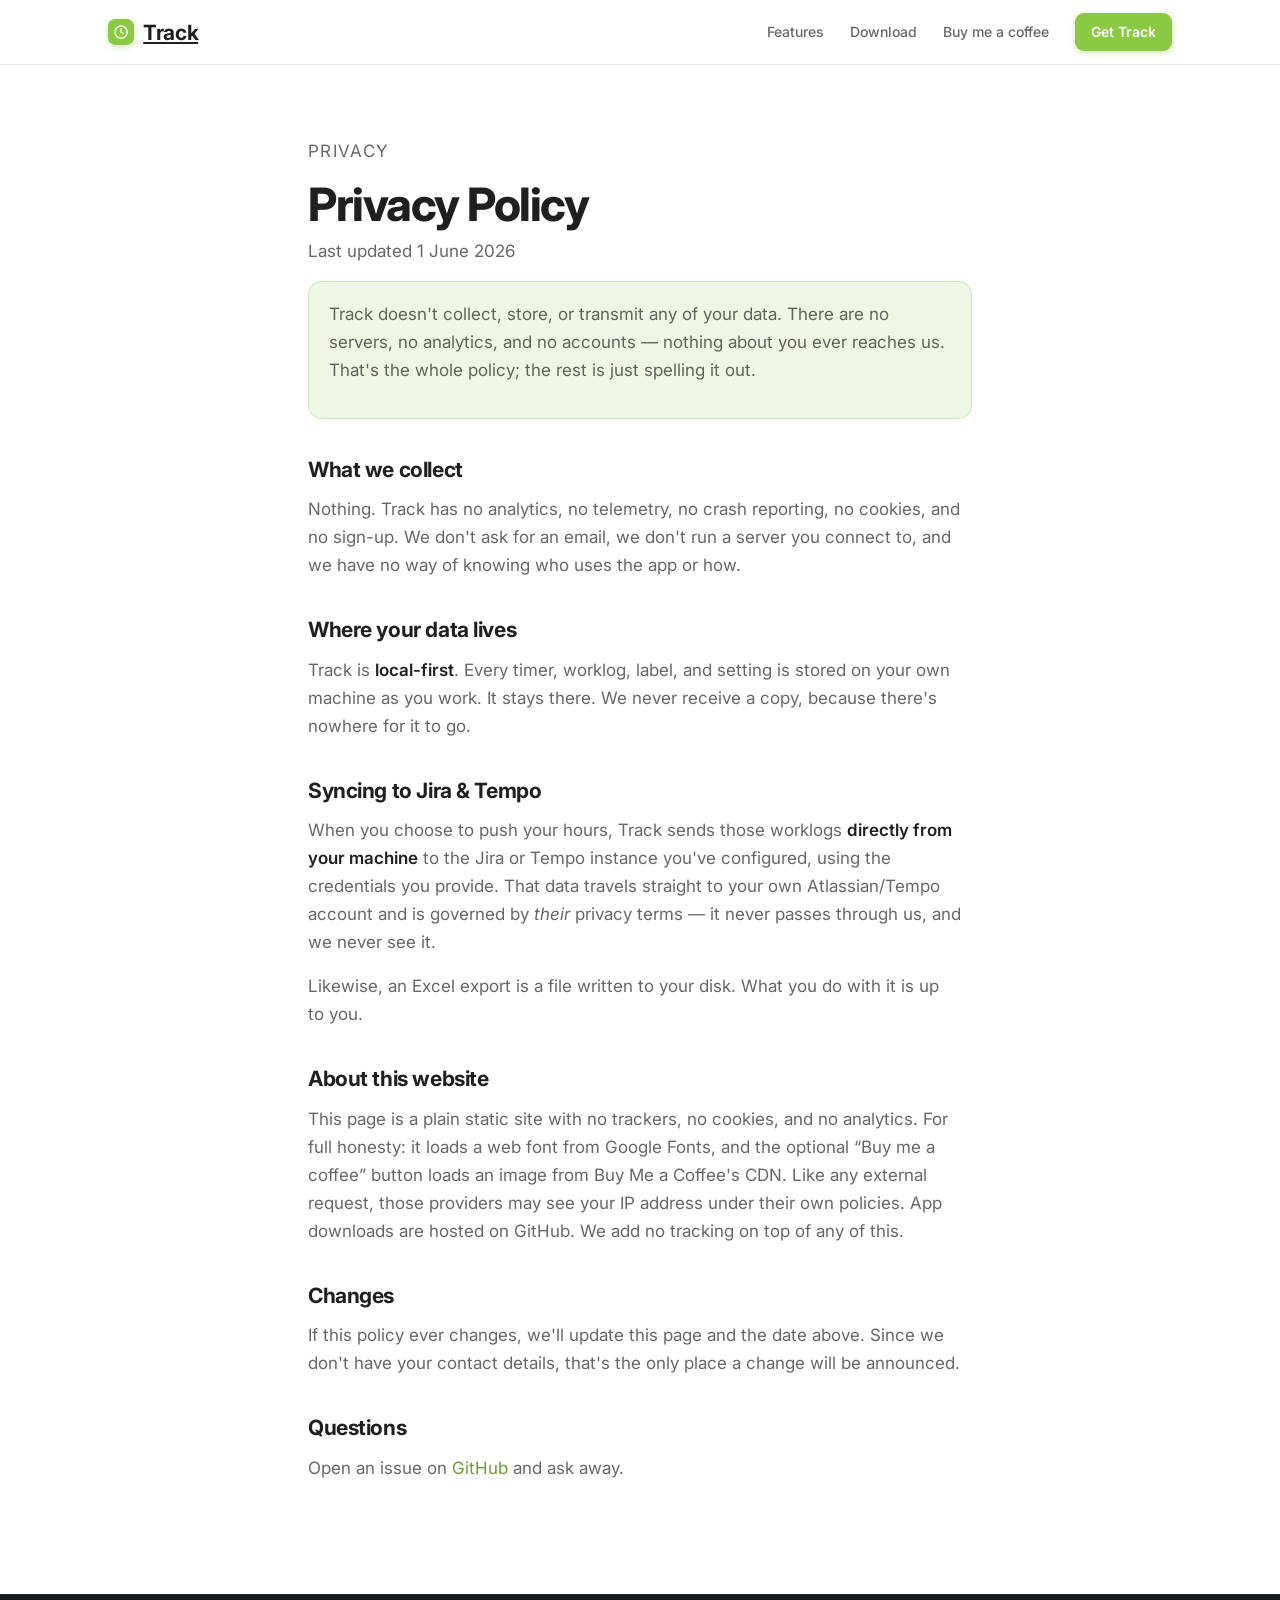
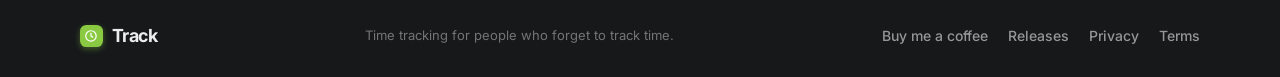
<file: privacy.html>
<!doctype html>
<html lang="en">
<head>
  <meta charset="utf-8" />
  <meta name="viewport" content="width=device-width, initial-scale=1" />
  <title>Privacy Policy — Track</title>
  <meta name="description" content="Track's privacy policy: we don't collect, store, or transmit your data. No servers, no analytics, no accounts — everything stays on your machine." />
  <link rel="icon" href="data:image/svg+xml,%3Csvg xmlns='http://www.w3.org/2000/svg' viewBox='0 0 100 100'%3E%3Crect width='100' height='100' rx='22' fill='%238AC942'/%3E%3Ccircle cx='50' cy='50' r='25' fill='none' stroke='%23fff' stroke-width='5.5'/%3E%3Cpath d='M50 35v16l11 7' fill='none' stroke='%23fff' stroke-width='5.5' stroke-linecap='round'/%3E%3C/svg%3E" />
  <link rel="stylesheet" href="styles.css" />
</head>
<body>

  <!-- =========================== NAV =========================== -->
  <header class="nav">
    <div class="nav-inner wrap">
      <a href="index.html" class="wordmark" aria-label="Track home">
        <span class="mark">
          <svg viewBox="0 0 24 24" fill="none" stroke="#fff" stroke-width="2.1" stroke-linecap="round" stroke-linejoin="round" aria-hidden="true">
            <path d="M12 21a9 9 0 100-18 9 9 0 000 18z M12 7v5l3 2" />
          </svg>
        </span>
        <span class="name">Track</span>
      </a>
      <nav class="nav-links">
        <a href="index.html#features" class="nav-link">Features</a>
        <a href="index.html#download" class="nav-link">Download</a>
        <a href="https://www.buymeacoffee.com/k4nfbfhn7to" target="_blank" rel="noreferrer" class="nav-link">Buy me a coffee</a>
        <a href="index.html#download" class="nav-link nav-cta">Get Track</a>
      </nav>
    </div>
  </header>

  <main id="top">
    <article class="legal wrap">
      <p class="eyebrow">Privacy</p>
      <h1 class="h1">Privacy Policy</h1>
      <p class="legal-updated">Last updated 1 June 2026</p>

      <div class="legal-note">
        <p>Track doesn't collect, store, or transmit any of your data. There are no servers,
          no analytics, and no accounts — nothing about you ever reaches us. That's the whole policy;
          the rest is just spelling it out.</p>
      </div>

      <h2>What we collect</h2>
      <p>Nothing. Track has no analytics, no telemetry, no crash reporting, no cookies, and no
        sign-up. We don't ask for an email, we don't run a server you connect to, and we have no
        way of knowing who uses the app or how.</p>

      <h2>Where your data lives</h2>
      <p>Track is <strong>local-first</strong>. Every timer, worklog, label, and setting is stored
        on your own machine as you work. It stays there. We never receive a copy, because there's
        nowhere for it to go.</p>

      <h2>Syncing to Jira &amp; Tempo</h2>
      <p>When you choose to push your hours, Track sends those worklogs <strong>directly from your
        machine</strong> to the Jira or Tempo instance you've configured, using the credentials you
        provide. That data travels straight to your own Atlassian/Tempo account and is governed by
        <em>their</em> privacy terms — it never passes through us, and we never see it.</p>
      <p>Likewise, an Excel export is a file written to your disk. What you do with it is up to you.</p>

      <h2>About this website</h2>
      <p>This page is a plain static site with no trackers, no cookies, and no analytics. For full
        honesty: it loads a web font from Google Fonts, and the optional “Buy me a coffee” button
        loads an image from Buy Me a Coffee's CDN. Like any external request, those providers may
        see your IP address under their own policies. App downloads are hosted on GitHub. We add no
        tracking on top of any of this.</p>

      <h2>Changes</h2>
      <p>If this policy ever changes, we'll update this page and the date above. Since we don't have
        your contact details, that's the only place a change will be announced.</p>

      <h2>Questions</h2>
      <p>Open an issue on
        <a href="https://github.com/ivanfeanor/track-the-time-app-site/issues" target="_blank" rel="noreferrer">GitHub</a>
        and ask away.</p>
    </article>
  </main>

  <!-- =========================== FOOTER =========================== -->
  <footer class="footer">
    <div class="footer-inner wrap">
      <span class="wordmark">
        <span class="mark">
          <svg viewBox="0 0 24 24" fill="none" stroke="#fff" stroke-width="2.1" stroke-linecap="round" stroke-linejoin="round" aria-hidden="true">
            <path d="M12 21a9 9 0 100-18 9 9 0 000 18z M12 7v5l3 2" />
          </svg>
        </span>
        <span class="name">Track</span>
      </span>
      <span class="footer-tag">Time tracking for people who forget to track time.</span>
      <div class="footer-links">
        <a href="https://www.buymeacoffee.com/k4nfbfhn7to" target="_blank" rel="noreferrer">Buy me a coffee</a>
        <a href="https://github.com/ivanfeanor/track-the-time-app-site/releases" target="_blank" rel="noreferrer">Releases</a>
        <a href="privacy.html">Privacy</a>
        <a href="terms.html">Terms</a>
      </div>
    </div>
  </footer>

</body>
</html>
</file>
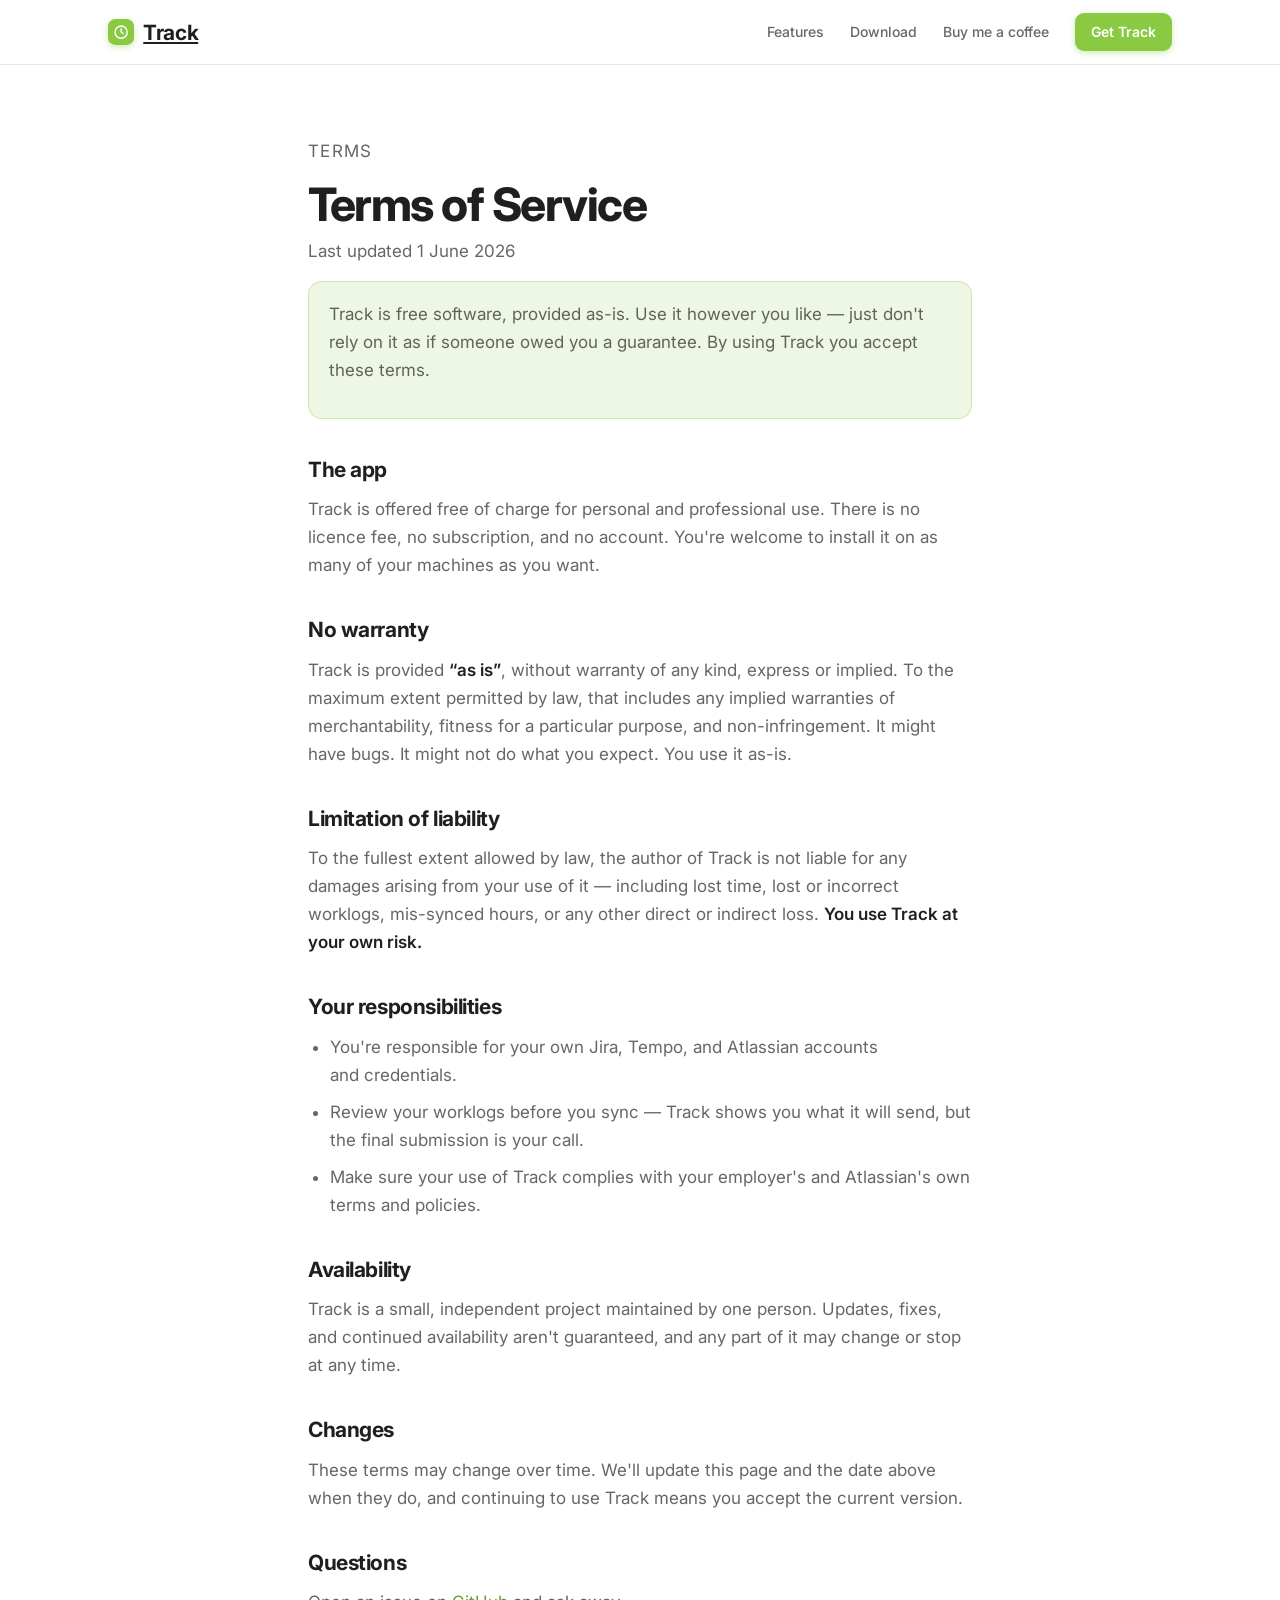
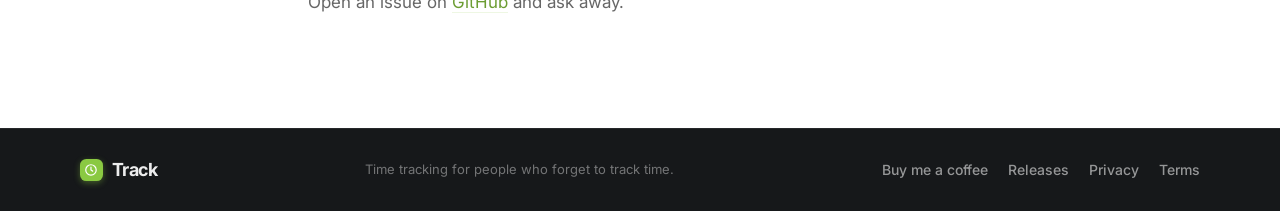
<file: terms.html>
<!doctype html>
<html lang="en">
<head>
  <meta charset="utf-8" />
  <meta name="viewport" content="width=device-width, initial-scale=1" />
  <title>Terms of Service — Track</title>
  <meta name="description" content="Track's terms of service: a free app, provided as-is, with no warranty. Use it at your own risk." />
  <link rel="icon" href="data:image/svg+xml,%3Csvg xmlns='http://www.w3.org/2000/svg' viewBox='0 0 100 100'%3E%3Crect width='100' height='100' rx='22' fill='%238AC942'/%3E%3Ccircle cx='50' cy='50' r='25' fill='none' stroke='%23fff' stroke-width='5.5'/%3E%3Cpath d='M50 35v16l11 7' fill='none' stroke='%23fff' stroke-width='5.5' stroke-linecap='round'/%3E%3C/svg%3E" />
  <link rel="stylesheet" href="styles.css" />
</head>
<body>

  <!-- =========================== NAV =========================== -->
  <header class="nav">
    <div class="nav-inner wrap">
      <a href="index.html" class="wordmark" aria-label="Track home">
        <span class="mark">
          <svg viewBox="0 0 24 24" fill="none" stroke="#fff" stroke-width="2.1" stroke-linecap="round" stroke-linejoin="round" aria-hidden="true">
            <path d="M12 21a9 9 0 100-18 9 9 0 000 18z M12 7v5l3 2" />
          </svg>
        </span>
        <span class="name">Track</span>
      </a>
      <nav class="nav-links">
        <a href="index.html#features" class="nav-link">Features</a>
        <a href="index.html#download" class="nav-link">Download</a>
        <a href="https://www.buymeacoffee.com/k4nfbfhn7to" target="_blank" rel="noreferrer" class="nav-link">Buy me a coffee</a>
        <a href="index.html#download" class="nav-link nav-cta">Get Track</a>
      </nav>
    </div>
  </header>

  <main id="top">
    <article class="legal wrap">
      <p class="eyebrow">Terms</p>
      <h1 class="h1">Terms of Service</h1>
      <p class="legal-updated">Last updated 1 June 2026</p>

      <div class="legal-note">
        <p>Track is free software, provided as-is. Use it however you like — just don't rely on it
          as if someone owed you a guarantee. By using Track you accept these terms.</p>
      </div>

      <h2>The app</h2>
      <p>Track is offered free of charge for personal and professional use. There is no licence fee,
        no subscription, and no account. You're welcome to install it on as many of your machines as
        you want.</p>

      <h2>No warranty</h2>
      <p>Track is provided <strong>“as is”</strong>, without warranty of any kind, express or
        implied. To the maximum extent permitted by law, that includes any implied warranties of
        merchantability, fitness for a particular purpose, and non-infringement. It might have bugs.
        It might not do what you expect. You use it as-is.</p>

      <h2>Limitation of liability</h2>
      <p>To the fullest extent allowed by law, the author of Track is not liable for any damages
        arising from your use of it — including lost time, lost or incorrect worklogs, mis-synced
        hours, or any other direct or indirect loss. <strong>You use Track at your own risk.</strong></p>

      <h2>Your responsibilities</h2>
      <ul>
        <li>You're responsible for your own Jira, Tempo, and Atlassian accounts and credentials.</li>
        <li>Review your worklogs before you sync — Track shows you what it will send, but the final
          submission is your call.</li>
        <li>Make sure your use of Track complies with your employer's and Atlassian's own terms and
          policies.</li>
      </ul>

      <h2>Availability</h2>
      <p>Track is a small, independent project maintained by one person. Updates, fixes, and
        continued availability aren't guaranteed, and any part of it may change or stop at any time.</p>

      <h2>Changes</h2>
      <p>These terms may change over time. We'll update this page and the date above when they do,
        and continuing to use Track means you accept the current version.</p>

      <h2>Questions</h2>
      <p>Open an issue on
        <a href="https://github.com/ivanfeanor/track-the-time-app-site/issues" target="_blank" rel="noreferrer">GitHub</a>
        and ask away.</p>
    </article>
  </main>

  <!-- =========================== FOOTER =========================== -->
  <footer class="footer">
    <div class="footer-inner wrap">
      <span class="wordmark">
        <span class="mark">
          <svg viewBox="0 0 24 24" fill="none" stroke="#fff" stroke-width="2.1" stroke-linecap="round" stroke-linejoin="round" aria-hidden="true">
            <path d="M12 21a9 9 0 100-18 9 9 0 000 18z M12 7v5l3 2" />
          </svg>
        </span>
        <span class="name">Track</span>
      </span>
      <span class="footer-tag">Time tracking for people who forget to track time.</span>
      <div class="footer-links">
        <a href="https://www.buymeacoffee.com/k4nfbfhn7to" target="_blank" rel="noreferrer">Buy me a coffee</a>
        <a href="https://github.com/ivanfeanor/track-the-time-app-site/releases" target="_blank" rel="noreferrer">Releases</a>
        <a href="privacy.html">Privacy</a>
        <a href="terms.html">Terms</a>
      </div>
    </div>
  </footer>

</body>
</html>
</file>
<file: styles.css>
/* =========================================================================
   Track — promo site styles
   Recreated from the Claude Design handoff (Track.html React prototype).
   Grounded in the MyEasyFarm design system (green/neutral), with the app's
   own monospace timer styling as an accent. Landed direction: "Menu bar"
   hero, light theme, green accent (#8AC942).
   ========================================================================= */

@import url("https://fonts.googleapis.com/css2?family=Inter:wght@400;500;600;700&display=swap");

:root {
  /* Type — Graphik is the brand face; Inter is the free substitute. */
  --font-sans: "Graphik", "Inter", -apple-system, BlinkMacSystemFont, "Segoe UI", Roboto, sans-serif;
  --mono: ui-monospace, "SF Mono", "JetBrains Mono", Menlo, monospace;

  /* Brand green + derived accents (light theme defaults from the prototype) */
  --green: #8ac942;
  --green-shadow: rgba(138, 201, 66, 0.4);   /* #8AC94266 */
  --green-soft: rgba(138, 201, 66, 0.15);     /* #8AC94226 */
  --green-ink: #659e25;                        /* fallback */
  --green-ink: color-mix(in srgb, #8ac942 78%, #000);

  /* Neutrals / surfaces */
  --bg: #ffffff;
  --ink: rgba(0, 0, 0, 0.88);
  --ink-2: rgba(0, 0, 0, 0.6);
  --ink-3: rgba(0, 0, 0, 0.44);
  --hair: rgba(12, 12, 66, 0.1);
  --surface-btn: #ffffff;

  --maxw: 1120px;
}

/* ---------------------------------------------------------------- base ---- */
* { box-sizing: border-box; }
html, body { margin: 0; padding: 0; background: #fff; }
html { scroll-behavior: smooth; }
body {
  font-family: var(--font-sans);
  color: var(--ink);
  background: var(--bg);
  -webkit-font-smoothing: antialiased;
  -moz-osx-font-smoothing: grayscale;
}
img { display: block; }
a { -webkit-tap-highlight-color: transparent; }
::selection { background: rgba(138, 201, 66, 0.28); }
::-webkit-scrollbar { width: 10px; }
::-webkit-scrollbar-thumb { background: rgba(0, 0, 0, 0.16); border-radius: 8px; }

.wrap { max-width: var(--maxw); margin: 0 auto; }

/* shared type tokens (mirror the prototype's eyebrow / h1 / h2 / lead) */
.eyebrow {
  font: 600 13px/1 var(--font-sans);
  letter-spacing: 0.08em;
  text-transform: uppercase;
  color: var(--green-ink);
  margin: 0 0 18px;
}
.h1 {
  font: 750 clamp(36px, 4.8vw, 58px)/1.04 var(--font-sans);
  letter-spacing: -0.032em;
  color: var(--ink);
  margin: 0 0 18px;
  text-wrap: balance;
}
.h2 {
  font: 700 clamp(26px, 3vw, 34px)/1.1 var(--font-sans);
  letter-spacing: -0.025em;
  color: var(--ink);
  margin: 0;
  text-wrap: balance;
}
.lead {
  font: 400 19px/1.55 var(--font-sans);
  color: var(--ink-2);
  margin: 0;
  text-wrap: pretty;
}

/* ----------------------------------------------------------- brand mark ---- */
.wordmark {
  display: inline-flex;
  align-items: center;
  gap: 9px;
  font-weight: 700;
  letter-spacing: -0.02em;
  line-height: 1;
  color: var(--ink);
}
.wordmark .mark {
  width: 1.25em;
  height: 1.25em;
  border-radius: 0.35em;
  background: var(--green);
  display: inline-flex;
  align-items: center;
  justify-content: center;
  flex-shrink: 0;
  box-shadow: 0 2px 6px var(--green-shadow);
}
.wordmark .mark svg { width: 0.775em; height: 0.775em; display: block; }
.wordmark .name { font-size: 1em; }

/* ------------------------------------------------------------------ nav ---- */
.nav {
  position: sticky;
  top: 0;
  z-index: 40;
  background: rgba(255, 255, 255, 0.72);
  -webkit-backdrop-filter: blur(14px);
  backdrop-filter: blur(14px);
  border-bottom: 1px solid var(--hair);
}
.nav-inner {
  height: 64px;
  padding: 0 28px;
  display: flex;
  align-items: center;
  justify-content: space-between;
}
.nav .wordmark { font-size: 21px; }
.nav-links { display: flex; align-items: center; gap: 26px; }
.nav-link {
  font: 500 14px/1 var(--font-sans);
  color: var(--ink-2);
  text-decoration: none;
}
.nav-link:hover { color: var(--ink); }
.nav-cta {
  color: #fff !important;
  background: var(--green);
  padding: 0 16px;
  height: 38px;
  display: inline-flex;
  align-items: center;
  border-radius: 9px;
  box-shadow: 0 2px 6px var(--green-shadow);
  font-weight: 600;
}

/* -------------------------------------------------------- buttons (DL) ---- */
.dlbtn {
  display: inline-flex;
  align-items: center;
  gap: 11px;
  text-decoration: none;
  padding: 0 22px;
  height: 56px;
  border-radius: 12px;
  transition: transform 0.16s ease, box-shadow 0.16s ease;
}
.dlbtn .lbl { display: flex; flex-direction: column; line-height: 1.1; }
.dlbtn .sub {
  font: 500 10px/1.3 var(--font-sans);
  text-transform: uppercase;
  letter-spacing: 0.06em;
  opacity: 0.72;
}
.dlbtn .main { font: 650 16px/1.2 var(--font-sans); letter-spacing: -0.01em; }
.dlbtn--primary {
  background: var(--green);
  color: #fff;
  border: none;
  box-shadow: 0 3px 8px var(--green-shadow);
}
.dlbtn--primary:hover { transform: translateY(-2px); box-shadow: 0 8px 20px var(--green-shadow); }
.dlbtn--ghost {
  background: var(--surface-btn);
  color: var(--ink);
  border: 1.4px solid var(--hair);
}
.dlbtn--ghost:hover { transform: translateY(-2px); }
.dlbtn--ghost svg { stroke: var(--ink-2); }

/* ---------------------------------------------------------- hero (A) ----- */
.hero { padding: 44px 28px 8px; }
.hero-card {
  border-radius: 22px;
  overflow: hidden;
  position: relative;
  border: 1px solid var(--hair);
  box-shadow: 0 40px 90px rgba(12, 12, 66, 0.16);
  background: linear-gradient(165deg, #e9f1dc 0%, #d6e4c9 52%, #c4d7ba 100%);
}
.hero-grid {
  position: relative;
  display: grid;
  grid-template-columns: 1.05fr 0.95fr;
  gap: 24px;
  padding: 62px 56px 0;
  min-height: 520px;
}
.hero-copy { align-self: center; padding-bottom: 56px; max-width: 520px; }
.hero-copy .h1 { color: var(--ink); }
.hero-art { position: relative; align-self: end; }
.hero-connector {
  position: absolute;
  top: -34px;
  right: 96px;
  width: 150px;
  height: 70px;
  overflow: visible;
  opacity: 0.55;
}
.hero-shot {
  width: min(100%, 430px);
  height: auto;
  margin-left: auto;
  transform: translateY(28px);
  filter: drop-shadow(0 30px 50px rgba(12, 12, 66, 0.28));
}
.hero-ctas { display: flex; flex-wrap: wrap; gap: 12px; margin-top: 30px; }

.platform-note {
  display: flex;
  align-items: center;
  gap: 9px;
  margin-top: 18px;
  font: 500 13px/1 var(--font-sans);
  color: var(--ink-3);
  flex-wrap: wrap;
}
.platform-note .free { display: inline-flex; align-items: center; gap: 6px; }
.platform-note .dot { width: 7px; height: 7px; border-radius: 9px; background: var(--green); }
.platform-note .sep { opacity: 0.4; }

/* ---------------------------------------------------- mac menu bar mock --- */
.menubar {
  height: 30px;
  display: flex;
  align-items: center;
  justify-content: space-between;
  padding: 0 16px;
  background: rgba(255, 255, 255, 0.55);
  -webkit-backdrop-filter: blur(10px);
  backdrop-filter: blur(10px);
  border-bottom: 1px solid rgba(0, 0, 0, 0.06);
}
.menubar-l { display: flex; align-items: center; gap: 18px; }
.menubar-r { display: flex; align-items: center; gap: 14px; }
.mb-apple { font: 600 13px/1 var(--font-sans); color: rgba(0, 0, 0, 0.78); }
.mb-app { font: 600 12.5px/1 var(--font-sans); color: rgba(0, 0, 0, 0.62); }
.mb-menu { font: 400 12.5px/1 var(--font-sans); color: rgba(0, 0, 0, 0.45); }
.mb-clock { font: 400 12.5px/1 var(--font-sans); color: rgba(0, 0, 0, 0.55); }

/* live tray pill — ticks up like the real menu-bar item */
.tray {
  height: 21px;
  padding: 0 8px;
  border-radius: 6px;
  background: rgba(28, 32, 29, 0.92);
  display: inline-flex;
  align-items: center;
  gap: 7px;
  box-shadow: 0 1px 3px rgba(0, 0, 0, 0.25);
}
.tray .pulse {
  width: 6px;
  height: 6px;
  border-radius: 9px;
  background: var(--green);
  box-shadow: 0 0 6px var(--green);
}
.tray .time {
  font: 600 12px/1 var(--mono);
  color: #fff;
  font-variant-numeric: tabular-nums;
  letter-spacing: 0.02em;
}
.tray .bars { display: inline-flex; align-items: flex-end; gap: 1.5px; height: 11px; }
.tray .bars i { width: 2.5px; border-radius: 1px; background: rgba(255, 255, 255, 0.5); }
.tray .bars i:nth-child(1) { height: 5px; }
.tray .bars i:nth-child(2) { height: 9px; background: var(--green); }
.tray .bars i:nth-child(3) { height: 6px; }

/* ------------------------------------------------------------- features --- */
.features { background: var(--bg); padding-top: 36px; }
.features-head { text-align: center; max-width: 640px; margin: 56px auto 8px; }
.features-head .eyebrow { display: inline-block; white-space: nowrap; }
.features-head .h2 { font-size: clamp(30px, 3.6vw, 42px); }
.features-list { display: flex; flex-direction: column; padding: 0 28px; }
.feature {
  display: grid;
  grid-template-columns: 1fr 1fr;
  gap: 56px;
  align-items: center;
  padding: 60px 0;
}
.feature + .feature { border-top: 1px solid var(--hair); }
.feature .lead { font-size: 17px; margin-top: 14px; }
.feature-points { list-style: none; padding: 0; margin: 22px 0 0; display: flex; flex-direction: column; gap: 11px; }
.feature-points li { display: flex; align-items: center; gap: 11px; font: 500 15px/1.3 var(--font-sans); color: var(--ink); }
.feature-points .tick {
  width: 22px;
  height: 22px;
  border-radius: 7px;
  background: var(--green-soft);
  display: inline-flex;
  align-items: center;
  justify-content: center;
  flex-shrink: 0;
}
.feature-points .tick svg { stroke: var(--green-ink); }
.feature-shot { display: flex; }
.feature-card {
  width: 100%;
  max-width: 430px;
  padding: 30px 26px;
  border-radius: 20px;
  background: linear-gradient(165deg, #eaf2dd, #d2e1c5);
  border: 1px solid var(--hair);
}
.feature-card img { width: 100%; height: auto; filter: drop-shadow(0 18px 34px rgba(12, 12, 66, 0.2)); }
/* alternate sides; sync shot is wider */
.feature--flip .feature-text { order: 2; }
.feature--flip .feature-shot { order: 1; justify-content: flex-start; }
.feature:not(.feature--flip) .feature-shot { justify-content: flex-end; }
.feature--wide .feature-card { max-width: 560px; }
/* Tall shot (charts): cap height and crop the lower issue list from the bottom,
   so the section stays in rhythm with the others. */
.feature--crop .feature-card img { max-height: 480px; object-fit: cover; object-position: top; }

/* --------------------------------------------------------- CTA / download - */
.cta { background: #1c1f1d; margin-top: 60px; }
.cta-inner { padding: 84px 28px 72px; text-align: center; }
.cta-badge {
  width: 64px;
  height: 64px;
  border-radius: 18px;
  background: var(--green);
  display: inline-flex;
  align-items: center;
  justify-content: center;
  box-shadow: 0 8px 24px var(--green-shadow);
}
.cta h2 {
  font: 750 clamp(34px, 4.4vw, 52px)/1.04 var(--font-sans);
  letter-spacing: -0.03em;
  color: #fff;
  margin: 26px 0 14px;
}
.cta-sub {
  font: 400 18px/1.5 var(--font-sans);
  color: rgba(255, 255, 255, 0.66);
  max-width: 500px;
  margin: 0 auto 38px;
}
.cta-platforms { display: flex; justify-content: center; flex-wrap: wrap; gap: 14px; }
.plat {
  display: flex;
  align-items: center;
  gap: 14px;
  text-decoration: none;
  padding: 16px 20px;
  border-radius: 14px;
  min-width: 210px;
  background: rgba(255, 255, 255, 0.06);
  border: 1.4px solid rgba(255, 255, 255, 0.16);
  transition: transform 0.16s, box-shadow 0.16s;
}
.plat:hover { transform: translateY(-2px); box-shadow: 0 10px 24px rgba(0, 0, 0, 0.3); }
.plat-ic {
  width: 42px;
  height: 42px;
  border-radius: 11px;
  background: rgba(255, 255, 255, 0.08);
  display: inline-flex;
  align-items: center;
  justify-content: center;
  flex-shrink: 0;
}
.plat-tx { display: flex; flex-direction: column; gap: 3px; }
.plat-name { font: 650 16px/1 var(--font-sans); color: #fff; }
.plat-note { font: 500 12px/1 var(--font-sans); color: rgba(255, 255, 255, 0.5); }

.coffee {
  margin-top: 64px;
  padding-top: 44px;
  border-top: 1px solid rgba(255, 255, 255, 0.1);
  display: flex;
  flex-direction: column;
  align-items: center;
  gap: 18px;
}
.coffee p { font: 500 17px/1.5 var(--font-sans); color: rgba(255, 255, 255, 0.8); margin: 0; max-width: 420px; }
.coffee img { height: 58px; width: auto; border-radius: 12px; }

/* --------------------------------------------------------------- footer --- */
.footer { background: #16181a; padding: 30px 28px; border-top: 1px solid rgba(255, 255, 255, 0.07); }
.footer-inner { display: flex; align-items: center; justify-content: space-between; flex-wrap: wrap; gap: 16px; }
.footer .wordmark { font-size: 18px; color: rgba(255, 255, 255, 0.92); }
.footer-tag { font: 400 13px/1.5 var(--font-sans); color: rgba(255, 255, 255, 0.4); }
.footer-links { display: flex; gap: 20px; }
.footer-links a { font: 500 14px/1 var(--font-sans); color: rgba(255, 255, 255, 0.55); text-decoration: none; }
.footer-links a:hover { color: rgba(255, 255, 255, 0.85); }

/* ---------------------------------------------------------- legal pages --- */
.legal {
  max-width: 720px;
  padding: 72px 28px 96px;
}
.legal .h1 { font-size: clamp(32px, 4vw, 46px); margin-bottom: 8px; }
.legal-updated {
  font: 500 13px/1 var(--font-sans);
  color: var(--ink-3);
  margin: 0 0 32px;
}
.legal-note {
  margin: 0 0 32px;
  padding: 18px 20px;
  border-radius: 14px;
  background: var(--green-soft);
  border: 1px solid color-mix(in srgb, var(--green) 32%, transparent);
}
.legal-note p { margin: 0; font: 500 17px/1.55 var(--font-sans); color: var(--ink); }
.legal h2 {
  font: 700 21px/1.25 var(--font-sans);
  letter-spacing: -0.02em;
  color: var(--ink);
  margin: 38px 0 12px;
}
.legal p,
.legal li { font: 400 17px/1.65 var(--font-sans); color: var(--ink-2); text-wrap: pretty; }
.legal p { margin: 0 0 16px; }
.legal ul { margin: 0 0 16px; padding-left: 22px; display: flex; flex-direction: column; gap: 9px; }
.legal strong { color: var(--ink); font-weight: 600; }
.legal a { color: var(--green-ink); text-decoration: none; border-bottom: 1px solid var(--green-soft); }
.legal a:hover { border-bottom-color: var(--green-ink); }

/* ----------------------------------------------------------- responsive --- */
@media (max-width: 900px) {
  .hero-grid { grid-template-columns: 1fr; padding: 48px 32px 0; min-height: 0; gap: 8px; }
  .hero-copy { padding-bottom: 24px; max-width: none; }
  .hero-art { align-self: center; }
  .hero-shot { transform: none; margin: 8px auto 0; }
  .hero-connector { display: none; }
  .feature { grid-template-columns: 1fr; gap: 32px; padding: 48px 0; }
  .feature--flip .feature-text { order: 1; }
  .feature--flip .feature-shot,
  .feature:not(.feature--flip) .feature-shot { order: 2; justify-content: center; }
  .feature-card { max-width: 480px; margin: 0 auto; }
}
@media (max-width: 640px) {
  .nav-links { gap: 14px; }
  .nav-links .nav-link:not(.nav-cta) { display: none; }
  .hero { padding: 24px 16px 8px; }
  .hero-grid { padding: 36px 22px 0; }
  .features-list { padding: 0 16px; }
  .cta-inner { padding: 60px 18px 56px; }
  .footer-inner { flex-direction: column; align-items: flex-start; }
  .legal { padding: 48px 20px 72px; }
}
</file>
